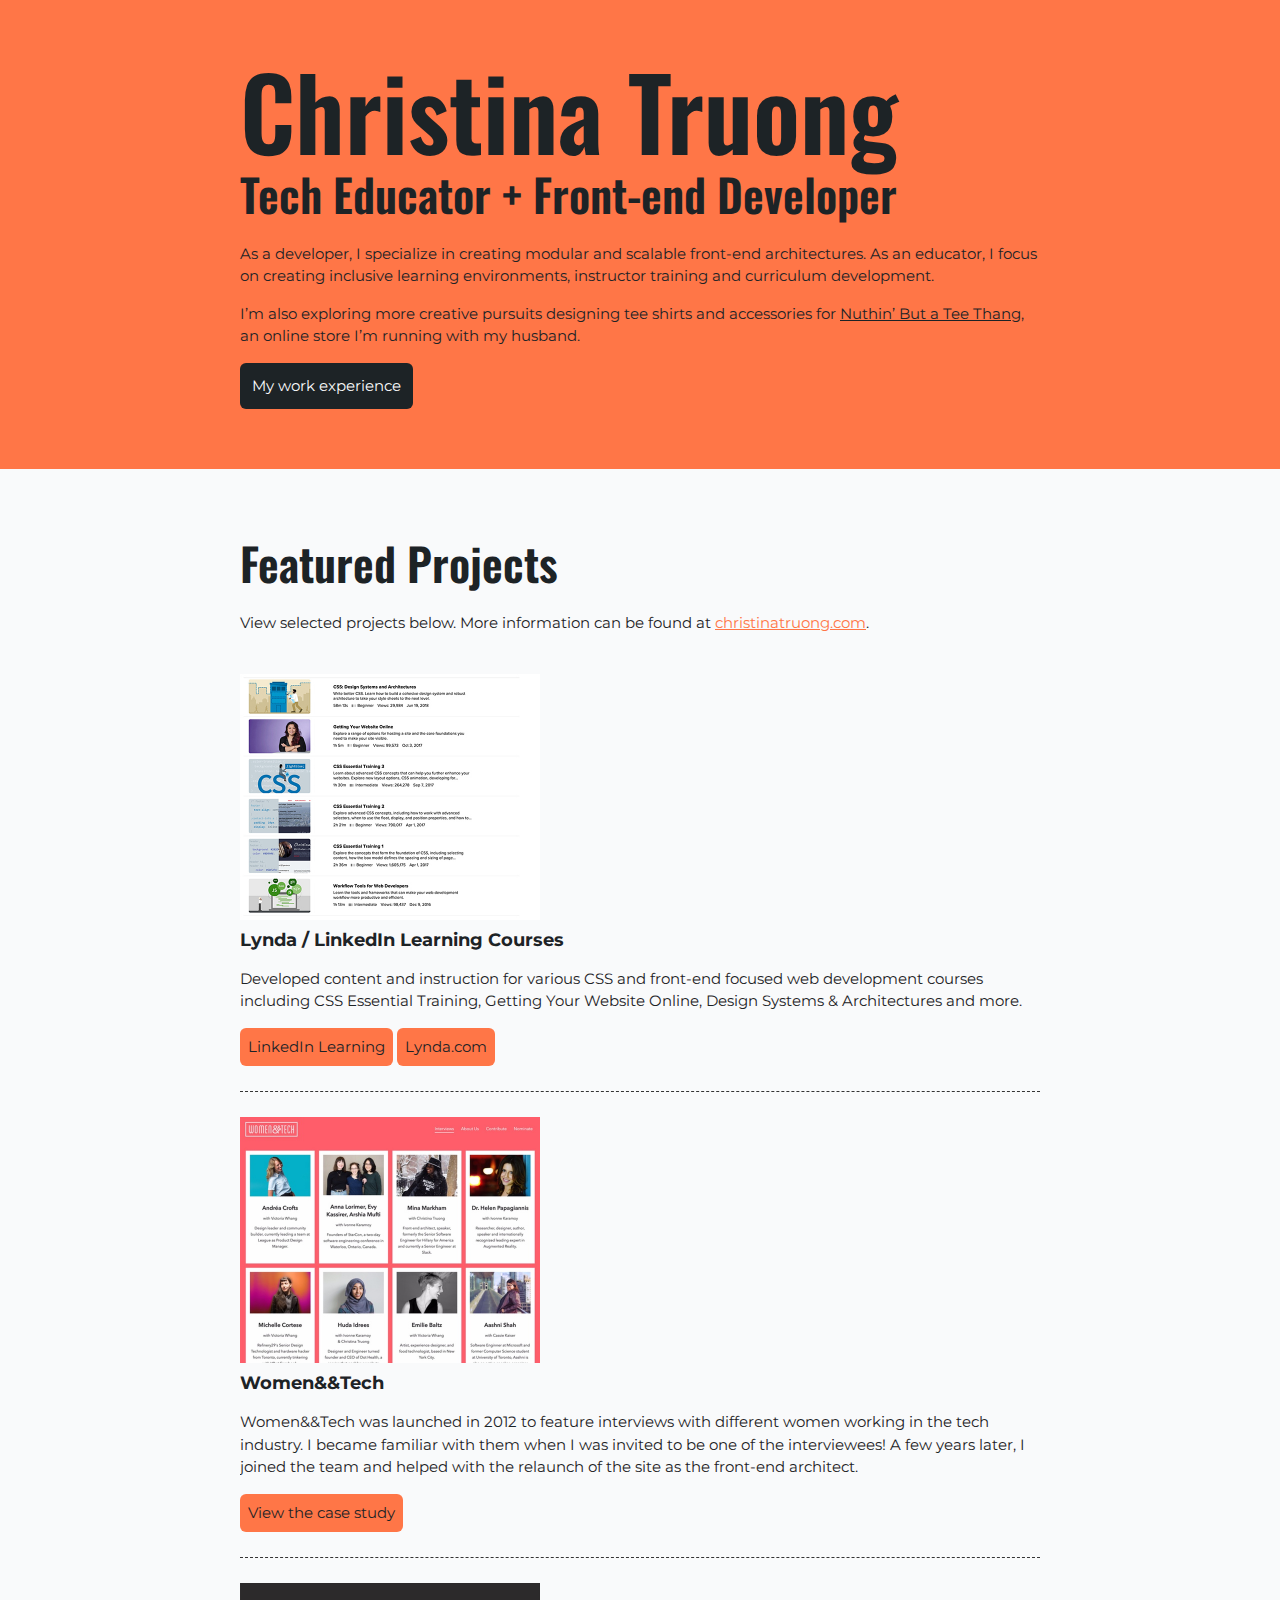
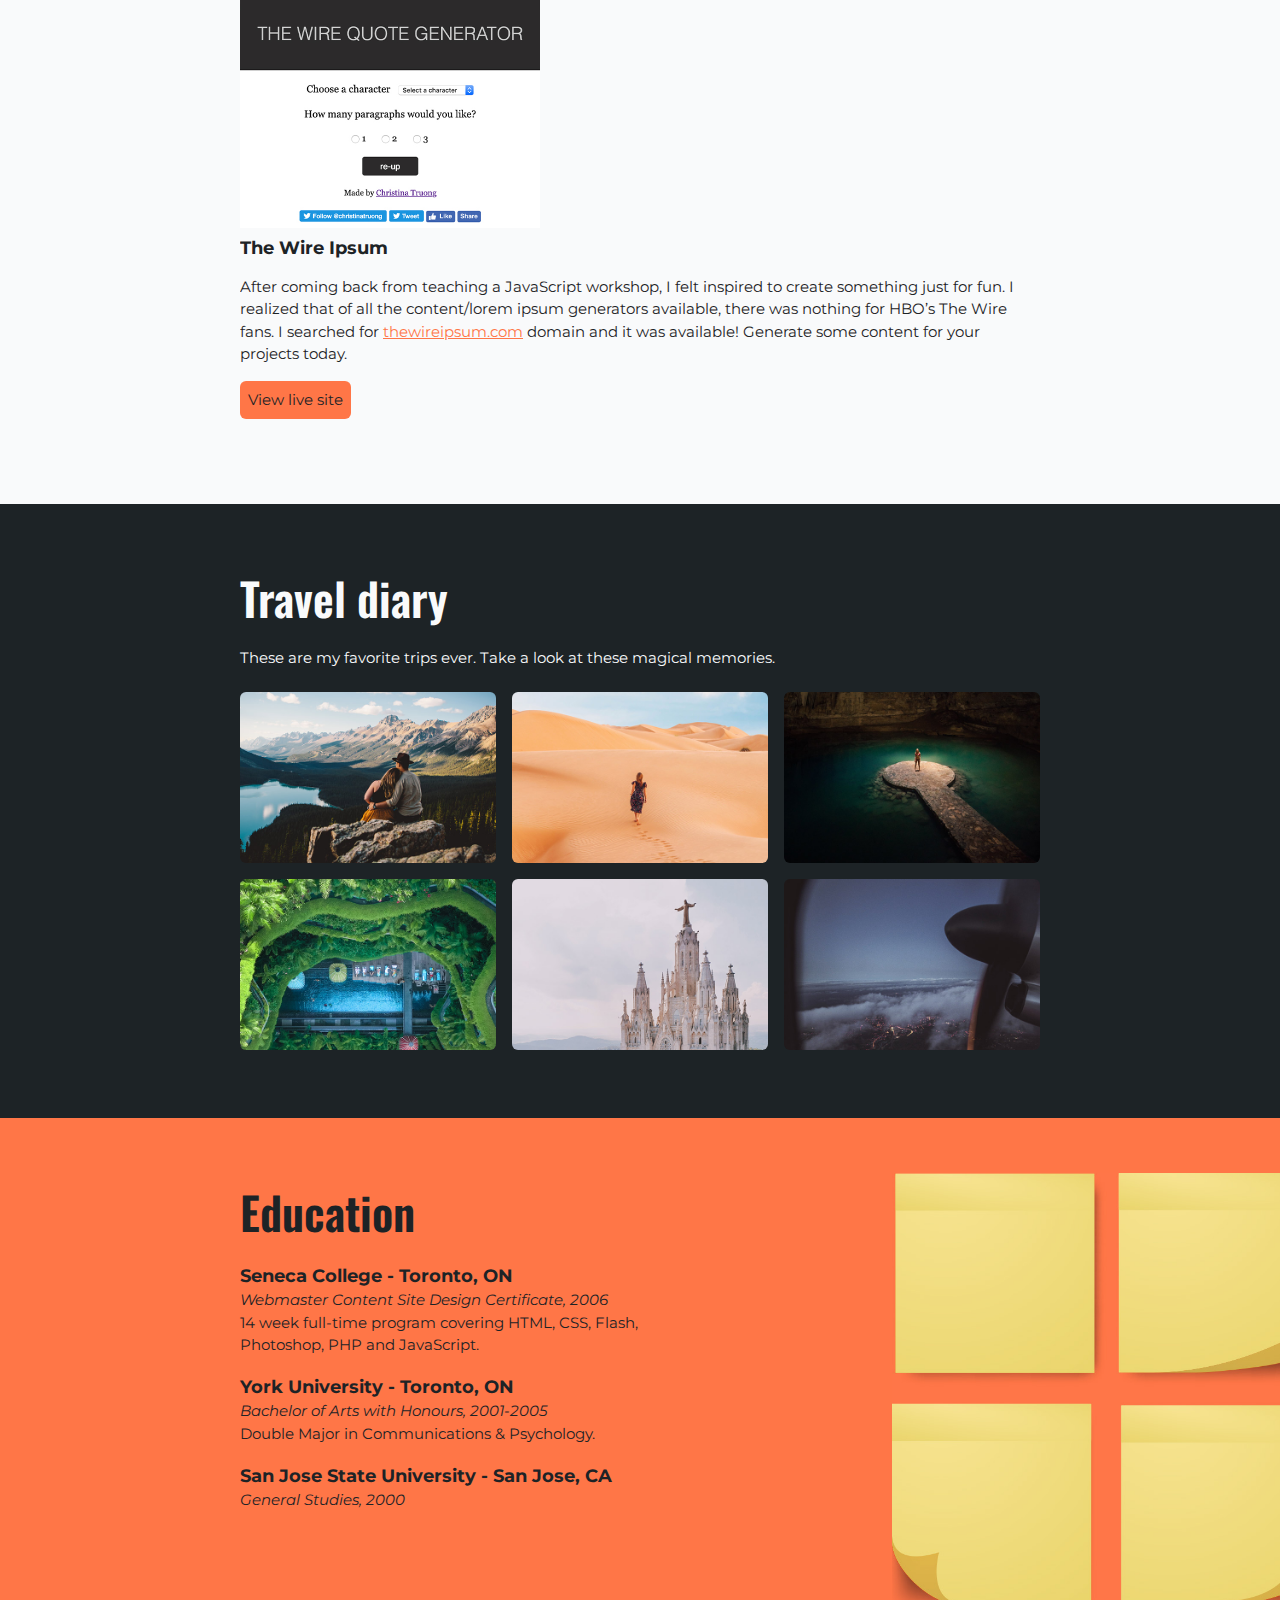
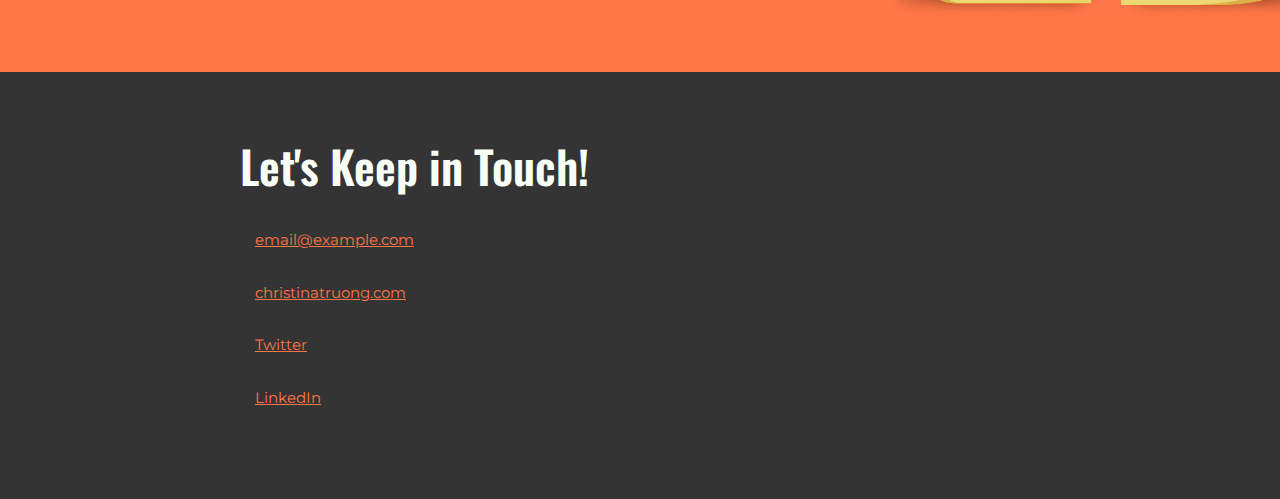
<file: index.html>
<!DOCTYPE html>
<html lang="en">
  <head>
    <meta charset="UTF-8">
    <meta name="viewport" content="width=device-width, initial-scale=1.0">
    <title>Christina Truong, Tech Educator + Front-end Developer</title>
    <link href="https://fonts.googleapis.com/css?family=Oswald:600|Montserrat:400,600&display=swap" rel="stylesheet">
    <link rel="stylesheet" href="css/styles.css">
  </head>
  <body>
    <main>
      <!-- ***************  ABOUT / PROFILE  **************** -->
      <header>
        <div class="content-wrap">
          <h1>Christina Truong</h1>
          <h2>Tech Educator + Front-end Developer</h2>

          <p>As a developer, I specialize in creating modular and scalable front-end architectures. As an educator, I focus on creating inclusive learning environments, instructor training and curriculum development.</p>
          <p>I’m also exploring more creative pursuits designing tee shirts and accessories for <a href="http://teethang.com" target="_blank">Nuthin’ But a Tee Thang</a>, an online store I’m running with my husband.</p>
          <a href="work.html" class="btn">My work experience</a>
        </div>
      </header>

      <!-- ************ PROJECTS / PORTFOLIO  ************** -->
      <section class="projects">
        <div class="content-wrap divider">
          <h2>Featured Projects</h2>
          <p>View selected projects below. More information can be found at <a href="http://christinatruong.com">christinatruong.com</a>.</p>

          <!-- Project 1 -->
          <section class="project-item">
            <img src="images/project-courses.jpg" alt="Lynda & LinkedIn Learning course list">
            <h3>Lynda / LinkedIn Learning Courses</h3>
            <p>Developed content and instruction for various CSS and front-end focused web development courses including CSS Essential Training, Getting Your Website Online, Design Systems & Architectures and more.</p>
            <a class="btn" href="https://www.linkedin.com/learning/instructors/christina-truong?u=2125562" target="_blank">LinkedIn Learning</a>
            <a class="btn" href="https://www.lynda.com/Christina-Truong/7842227-1.html">Lynda.com</a>
          </section>

          <!-- Project 2 -->
          <section class="project-item">
            <img src="images/project-women-tech.jpg" alt="Women and Tech website">
            <h3>Women&&Tech</h3>
            <p>Women&&Tech was launched in 2012 to feature interviews with different women working in the tech industry. I became familiar with them when I was invited to be one of the interviewees! A few years later, I joined the team and helped with the relaunch of the site as the front-end architect.</p>
            <a class="btn" href="http://christinatruong.com/projects/women-and-tech-redesign.html" target="_blank">View the case study</a>
          </section>

          <!-- Project 3 -->
          <section class="project-item">
            <img src="images/project-wire-ipsum.jpg" alt="The Wire Ipsum website">
            <h3>The Wire Ipsum</h3>
            <p>After coming back from teaching a JavaScript workshop, I felt inspired to create something just for fun. I realized that of all the content/lorem ipsum generators available, there was nothing for HBO’s The Wire fans. I searched for <a href="http://thewireipsum.com" target="_blank">thewireipsum.com</a> domain and it was available! Generate some content for your projects today.</p>
            <a class="btn" href="http://thewireipsum.com" target="_blank">View live site</a>
          </section>
        </div>
      </section>

      <!-- *************  TRAVEL DIARY *********** -->
      <section class="travel">
        <div class="content-wrap item-details">
          <h2>Travel diary</h2>
          <p>These are my favorite trips ever. Take a look at these magical memories.</p>

          <section class="travel-collection">
            <figure>
              <a href="images/travel/andrew-ly-QHwkMEEWyfY-unsplash.jpg">
                <img src="images/travel/thumbnail/andrew-ly-QHwkMEEWyfY-unsplash.jpg" alt="">
              </a>
            </figure>
            <figure>
              <a href="images/travel/katerina-kerdi-9TdomzK-2d0-unsplash.jpg">
                <img src="images/travel/thumbnail/katerina-kerdi-9TdomzK-2d0-unsplash.jpg" alt="">
              </a>
            </figure>
            <figure>
              <a href="images/travel/logan-lambert-vx--A3p3srM-unsplash.jpg">
                <img src="images/travel/thumbnail/logan-lambert-vx--A3p3srM-unsplash.jpg" alt="">
              </a>
            </figure>
            <figure>
              <a href="images/travel/meric-dagli-RG7jGL8wkCs-unsplash.jpg">
                <img src="images/travel/thumbnail/meric-dagli-RG7jGL8wkCs-unsplash.jpg" alt="">
              </a>
            </figure>
            <figure>
              <a href="images/travel/tomas-nozina-UP22zkjJGZo-unsplash.jpg">
                <img src="images/travel/thumbnail/tomas-nozina-UP22zkjJGZo-unsplash.jpg" alt="">
              </a>
            </figure>
            <figure>
              <a href="images/travel/vadim-sadovski-UjwGyhiLST0-unsplash.jpg">
                <img src="images/travel/thumbnail/vadim-sadovski-UjwGyhiLST0-unsplash.jpg" alt="">
              </a>
            </figure>
          </section>

        </div>
      </section>

      <!-- *************  EDUCATION & CERTIFICATIONS *********** -->
      <section class="education">
        <div class="content-wrap item-details">
          <h2>Education</h2>

          <section>
            <h3>Seneca College - Toronto, ON</h3>
            <p>Webmaster Content Site Design Certificate, 2006</p>
            <p>14 week full-time program covering HTML, CSS, Flash, Photoshop, PHP and JavaScript.</p>
          </section>

          <section>
            <h3>York University - Toronto, ON</h3>
            <p>Bachelor of Arts with Honours, 2001-2005</p>
            <p>Double Major in Communications & Psychology.</p>
          </section>

          <section>
            <h3>San Jose State University - San Jose, CA</h3>
            <p>General Studies, 2000</p>
          </section>
        </div>
      </section>

      <!-- ************  CONTACT INFO / SOCIAL MEDIA  ************ -->
      <footer>
        <div class="content-wrap">
          <h2>Let's Keep in Touch!</h2>

          <!-- Social media and contact links. Add or remove any networks. -->
          <ul class="contact-list">
            <li><a href="mailto:email@example.com">email@example.com</a></li>
            <li><a href="http://christinatruong.com" target="_blank">christinatruong.com</a></li>
            <li><a href="http://twitter.com/christinatruong" target="_blank">Twitter</a></li>
            <li><a href="#" target="_blank">LinkedIn</a></li>
          </ul>
        </div>
      </footer>
    </main>
  </body>
</html>
</file>
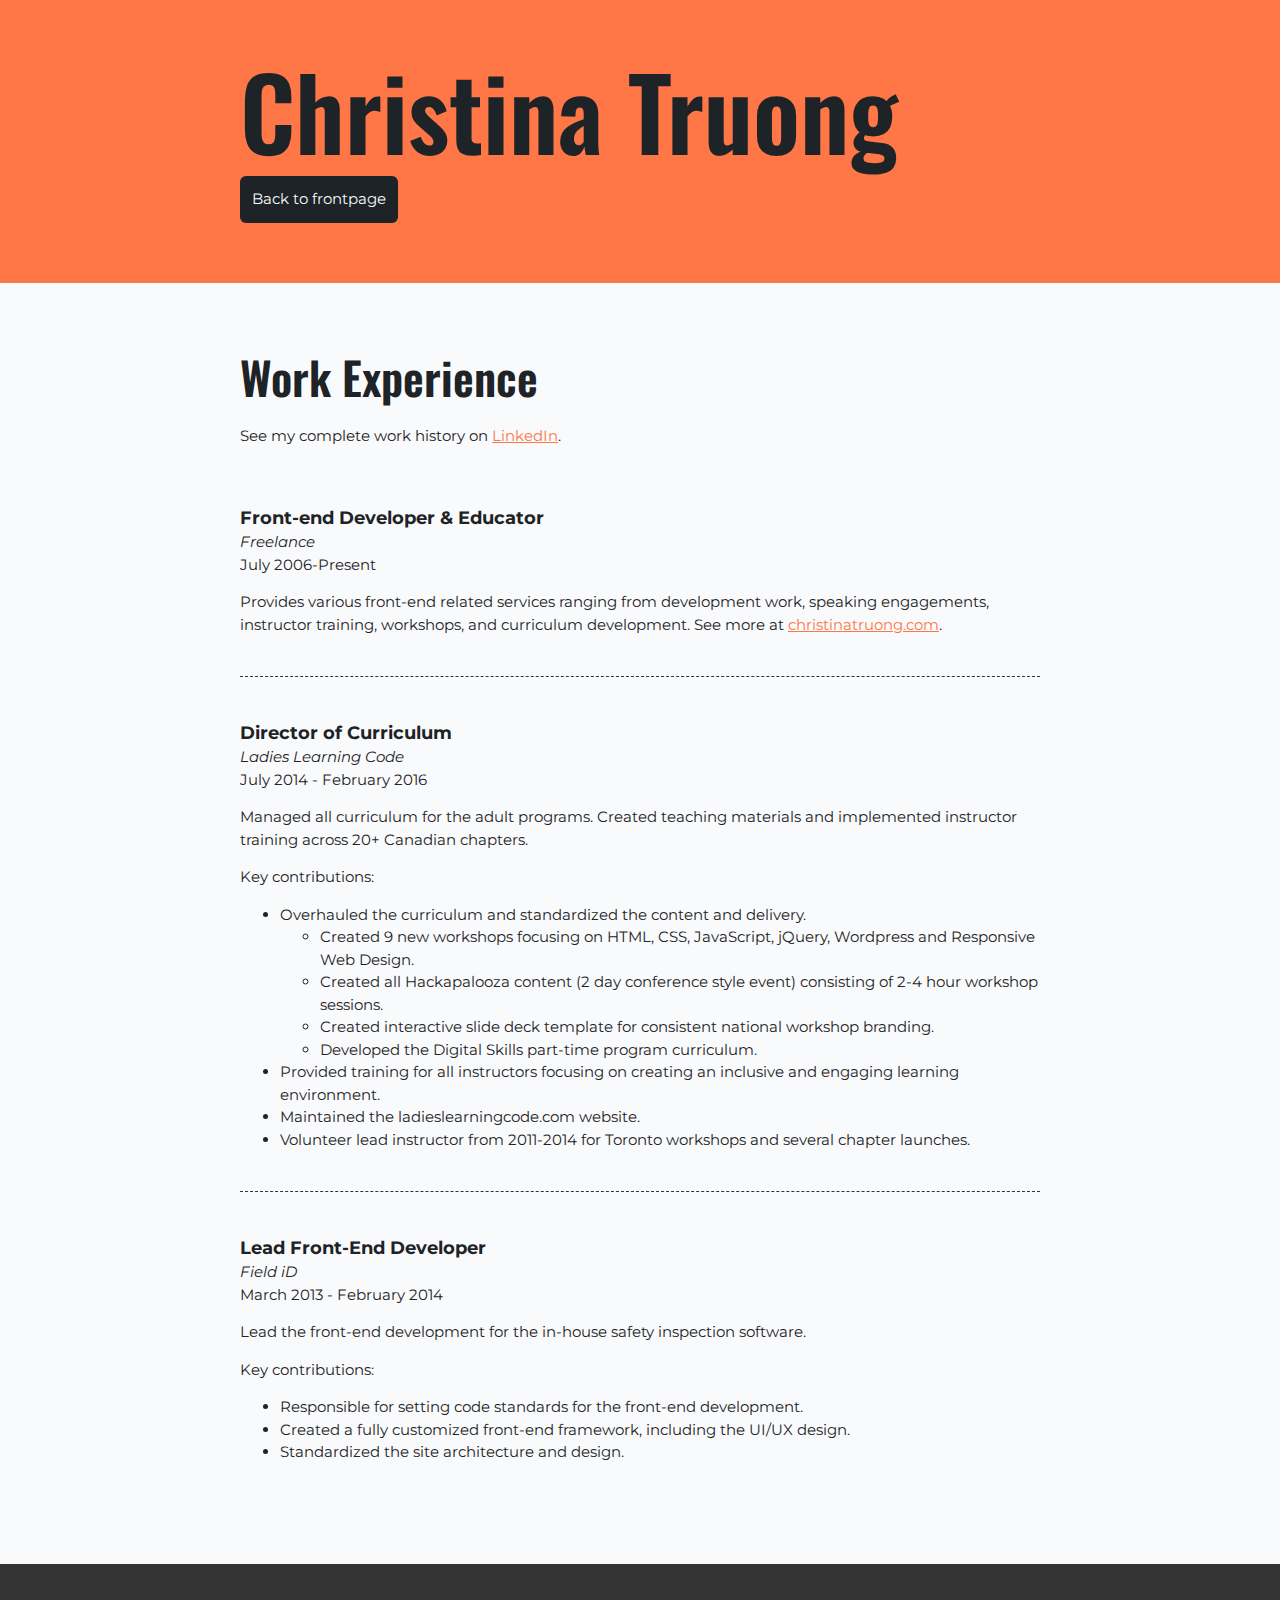
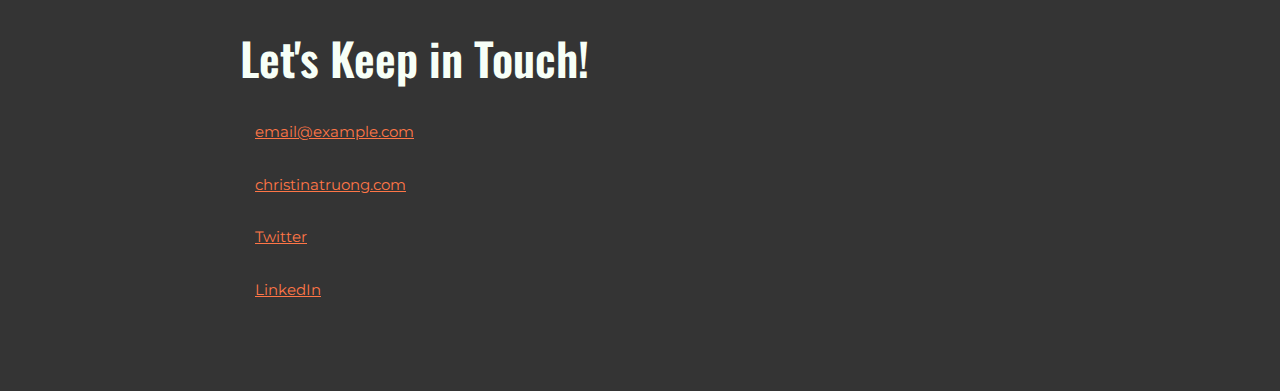
<file: work.html>
<!DOCTYPE html>
<html lang="en">
  <head>
    <meta charset="UTF-8">
    <meta name="viewport" content="width=device-width, initial-scale=1.0">
    <title>Work - Christina Truong</title>
    <link href="https://fonts.googleapis.com/css?family=Oswald:600|Montserrat:400,600&display=swap" rel="stylesheet">
    <link rel="stylesheet" href="css/styles.css">
  </head>
  <body>
    <main>
      <!-- ***************  ABOUT / PROFILE  **************** -->
      <header>
        <div class="content-wrap">
          <h1>Christina Truong</h1>
          <a href="index.html" class="btn">Back to frontpage</a>
        </div>
      </header>

      <!-- ****************  WORK EXPERIENCE  ******************** -->
      <section class="work-experience">
        <div class="content-wrap item-details divider">
          <h2>Work Experience</h2>
          <p>See my complete work history on <a href="https://www.linkedin.com/in/christinatruong/">LinkedIn</a>.</p>

          <!-- Job 1 -->
          <section class="job-item">
            <div class="job-details">
              <h3>Front-end Developer & Educator</h3>
              <p>Freelance</p>
              <p>July 2006-Present</p>
            </div>
            <div class="job-summary">
              <p>Provides various front-end related services ranging from development work, speaking engagements, instructor training, workshops, and curriculum development. See more at  <a href="http://christinatruong.com">christinatruong.com</a>.</p>
            </div>
          </section>

          <!-- Job 2 -->
          <section class="job-item">
            <div class="job-details">
              <h3>Director of Curriculum</h3>
              <p>Ladies Learning Code</p>
              <p>July 2014 - February 2016</p>
            </div>
            <div class="job-summary">
              <p>Managed all curriculum for the adult programs. Created teaching materials and implemented instructor training across 20+ Canadian chapters.</p>
              <p>Key contributions:</p>
              <ul>
                <li>Overhauled the curriculum and standardized the content and delivery.
                  <ul>
                    <li>Created 9 new workshops focusing on HTML, CSS, JavaScript, jQuery, Wordpress and Responsive Web Design.</li>
                    <li>Created all Hackapalooza content (2 day conference style event) consisting of 2-4 hour workshop sessions.</li>
                    <li>Created interactive slide deck template for consistent national workshop branding.</li>
                    <li>Developed the Digital Skills part-time program curriculum.</li>
                  </ul>
                </li>
                <li>Provided training for all instructors focusing on creating an inclusive and engaging learning environment.</li>
                <li>Maintained the ladieslearningcode.com website.</li>
                <li>Volunteer lead instructor from 2011-2014 for Toronto workshops and several chapter launches.</li>
              </ul>
            </div>
          </section>

          <!-- Job 3 -->
          <section class="job-item">
            <div class="job-details">
              <h3>Lead Front-End Developer</h3>
              <p>Field iD</p>
              <p>March 2013 - February 2014</p>
            </div>
            <div class="job-summary">
              <p>Lead the front-end development for the in-house safety inspection software.</p>
              <p>Key contributions:</p>
              <ul>
                <li>Responsible for setting code standards for the front-end development.</li>
                <li>Created a fully customized front-end framework, including the UI/UX design.</li>
                <li>Standardized the site architecture and design.</li>
              </ul>
            </div>
          </section>
        </div>
      </section>

      <!-- ************  CONTACT INFO / SOCIAL MEDIA  ************ -->
      <footer>
        <div class="content-wrap">
          <h2>Let's Keep in Touch!</h2>

          <!-- Social media and contact links. Add or remove any networks. -->
          <ul class="contact-list">
            <li><a href="mailto:email@example.com">email@example.com</a></li>
            <li><a href="http://christinatruong.com" target="_blank">christinatruong.com</a></li>
            <li><a href="http://twitter.com/christinatruong" target="_blank">Twitter</a></li>
            <li><a href="#" target="_blank">LinkedIn</a></li>
          </ul>
        </div>
      </footer>
    </main>
  </body>
</html>
</file>
<file: css/styles.css>
/*
COLOR PALETTE
https://coolors.co/f7fff7-343434-2f3061-ffe66d-a1c6d7
#F7FFF7 - almost white
#343434 - dark gray - almost black
#2F3061 - blue dark
#FFE66D - yellow
#A1C6D7 - blue light
*/


/* Global styles
------------------------------------*/
html {
  box-sizing: border-box;
}
*, *:before, *:after {
  box-sizing: inherit;
}

body {
  color: #1d2326;
  background: #f9fafb;
  margin: 0;
  padding: 0;
  font-family: 'Montserrat', sans-serif;
  font-size: 15px;
  line-height: 1.5;
}
img {
  width: 300px;
}
a {
  color: #ff7647;
}
a:hover {
  text-decoration: none;
}
h1 {
  font-size: 100px;
  line-height: 1;
}
h2 {
  font-size: 45px;
}
h1, h2 {
  font-family: 'Oswald', cursive;
  font-weight: 600;
  margin: 0;
}
.content-wrap {
  max-width: 800px;
  width: 85%;
  margin: 0 auto;
  padding: 60px 0;
}
h3 {
  margin-bottom: 0;
}
.item-details h3 + p {
  font-style: italic;
}
.item-details h3 ~ p {
  margin: 0;
}
.divider > section {
  border-bottom: 1px dashed #343434;
  padding: 25px 0;
}
.divider > section:last-of-type {
  border-bottom: none;
}
.btn {
  color: #1d2326;
  background: #ff7647;
  text-decoration: none;
  padding: 8px;
  border-radius: 6px;
  display: inline-block;
}
.btn:hover {
  background: rgba(255, 118, 71, .8);
}


/* Profile
------------------------------------*/
header {
  background: #ff7647;
}
header a {
  color: #1d2326;
}
header .btn {
  background: #1d2326;
  color: #f9fafb;
  padding: 12px;
}
header .btn:hover {
  background: rgba(29, 35, 38, .8);
}
header h1 + .btn {
  margin-top: 1rem;
}

/* Projects
------------------------------------*/
.projects {
  background: #f9fafb;
}
.project-item {
  overflow: hidden;
}
.project-item h3 {
  margin-top: 0;
}


/* Travel diary
------------------------------------*/
.travel {
  background: #1d2326;
  color: #f9fafb;
}

.travel-collection {
  display: flex;
  flex-flow: row wrap;
  margin: 0 -.5rem;
}
.travel-collection figure {
  display: block;
  margin: 0;
  flex: 33.3%;
}
.travel-collection a {
  display: block;
  margin: .5rem;
  position: relative;
}
.travel-collection a:after {
  content: "";
  display: block;
  position: absolute;
  z-index: 2;
  left: 10px;
  right: 10px;
  top: 10px;
  bottom: 10px;
  border-radius: 2px;
  background: rgba(29, 35, 38, .5) url('../images/magnify.svg') no-repeat center center;
  background-size: 50px auto;
  opacity: 0;
  transition: opacity .2s;
}
.travel-collection a:hover:after {
  opacity: .5;
}
.travel-collection img {
  width: 100%;
  display: block;
  border-radius: 6px;
}

/* Education
------------------------------------*/
.education {
  background: #ff7647 url(../images/bg-postit.jpg) center right no-repeat;
  background-size: auto 80%;
  padding-bottom: 100px;
}
.education p {
  width: 60%;
}


/* Contact Info
------------------------------------*/
footer {
  background: #343434;
  color: #F7FFF7;
}
.contact-list {
  list-style-type: none;
  padding: 0;
}
.contact-list a {
  padding: 15px;
  display: inline-block;
}
</file>
